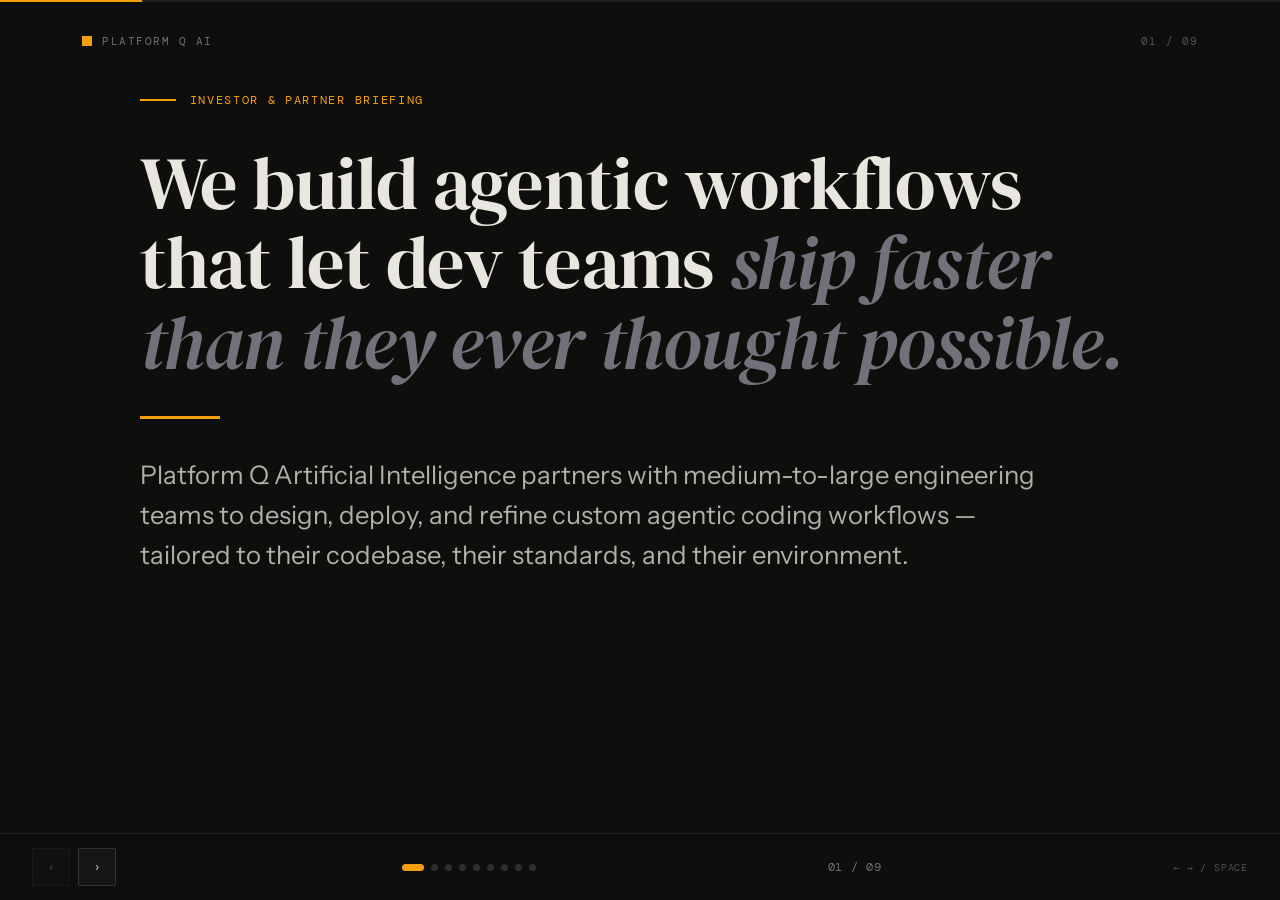
<file: pitch-deck/index.html>
<!DOCTYPE html>
<html lang="en">
<head>
<meta charset="UTF-8">
<meta name="viewport" content="width=device-width, initial-scale=1.0">
<title>Platform Q AI — Pitch Deck</title>
<link rel="preconnect" href="https://fonts.googleapis.com">
<link rel="preconnect" href="https://fonts.gstatic.com" crossorigin>
<link href="https://fonts.googleapis.com/css2?family=DM+Serif+Display:ital@0;1&family=Instrument+Sans:ital,wght@0,400;0,500;0,600;1,400&family=DM+Mono:wght@300;400;500&display=swap" rel="stylesheet">
<style>
:root{
  --bg:#0e0e0d;
  --surface-1:#161615;
  --surface-2:#1e1e1c;
  --accent:#f59e0b;
  --accent-light:rgba(245,158,11,0.15);
  --accent-strong:rgba(245,158,11,0.3);
  --border:rgba(255,255,255,0.07);
  --border-strong:rgba(255,255,255,0.13);
  --text:#e8e6df;
  --text-2:rgba(232,230,223,0.75);
  --muted:#71717a;
  --faint:#52525b;
}
*{box-sizing:border-box;margin:0;padding:0}
html,body{height:100%;overflow:hidden;background:var(--bg);color:var(--text);font-family:"Instrument Sans",ui-sans-serif,system-ui,sans-serif;-webkit-font-smoothing:antialiased}

/* ===== Deck shell ===== */
.deck{position:fixed;inset:0;display:flex;flex-direction:column}
.slides{flex:1;position:relative;overflow:hidden}
.slide{
  position:absolute;inset:0;
  display:flex;flex-direction:column;justify-content:flex-start;
  padding:clamp(5.25rem,10vh,7rem) clamp(2rem,7vw,6rem) clamp(2rem,5vh,4rem);
  opacity:0;transform:translateX(40px);pointer-events:none;
  transition:opacity .55s cubic-bezier(.22,1,.36,1),transform .55s cubic-bezier(.22,1,.36,1);
  max-width:1180px;margin:0 auto;
}
.slide.active{opacity:1;transform:none;pointer-events:auto;z-index:2}
.slide.prev{transform:translateX(-40px)}

/* ===== Typography ===== */
.eyebrow{font-family:"DM Mono",monospace;font-size:12px;letter-spacing:.14em;text-transform:uppercase;color:var(--accent);margin-bottom:28px;display:flex;align-items:center;gap:14px}
.eyebrow::before{content:"";width:36px;height:2px;background:var(--accent)}
h1{font-family:"DM Serif Display",serif;font-weight:400;line-height:1.08;font-size:clamp(2.4rem,6vw,4.6rem);letter-spacing:-.01em}
h2{font-family:"DM Serif Display",serif;font-weight:400;line-height:1.12;font-size:clamp(1.9rem,4.4vw,3.1rem);margin-bottom:20px;letter-spacing:-.005em}
h3{font-family:"DM Serif Display",serif;font-weight:400;font-size:1.35rem;line-height:1.25;margin-bottom:10px}
p{font-size:clamp(15px,1.4vw,19px);line-height:1.7;color:var(--text-2);max-width:62ch}
.lead{font-size:clamp(18px,2vw,26px);line-height:1.55;color:var(--text-2);max-width:54ch;margin-top:8px}
.italic{font-style:italic;color:var(--muted)}

/* ===== Slide chrome ===== */
.slide-num{position:absolute;top:clamp(1.2rem,3vw,2rem);right:clamp(1.2rem,3vw,2rem);font-family:"DM Mono",monospace;font-size:11px;letter-spacing:.1em;color:var(--faint)}
.brand-mark{position:absolute;top:clamp(1.2rem,3vw,2rem);left:clamp(1.2rem,3vw,2rem);font-family:"DM Mono",monospace;font-size:11px;letter-spacing:.14em;text-transform:uppercase;color:var(--muted);display:flex;align-items:center;gap:10px}
.brand-mark::before{content:"";width:10px;height:10px;background:var(--accent);display:inline-block}

/* ===== Title slide ===== */
.title-slide .eyebrow{margin-bottom:36px}
.title-slide h1 em{font-style:italic;color:var(--muted)}
.title-rule{width:80px;height:3px;background:var(--accent);margin:34px 0 28px}

/* ===== Grid layouts ===== */
.two-col{display:grid;grid-template-columns:1fr 1fr;gap:clamp(2rem,5vw,5rem);align-items:start;width:100%}
@media(max-width:820px){.two-col{grid-template-columns:1fr;gap:2.5rem}}

/* ===== Problem stat cards ===== */
.stat-grid{display:grid;grid-template-columns:repeat(3,1fr);gap:1px;background:var(--border);border:1px solid var(--border);margin-top:36px}
.stat{background:var(--surface-1);padding:28px 26px}
.stat .num{font-family:"DM Serif Display",serif;font-size:2.4rem;line-height:1;color:var(--accent);margin-bottom:10px;display:block}
.stat .lbl{font-family:"DM Mono",monospace;font-size:11px;letter-spacing:.08em;text-transform:uppercase;color:var(--muted);line-height:1.5}
@media(max-width:680px){.stat-grid{grid-template-columns:1fr}}

/* ===== Step list ===== */
.steps{display:flex;flex-direction:column;gap:0;border-top:1px solid var(--border);margin-top:8px}
.step{display:grid;grid-template-columns:54px 1fr;gap:20px;padding:18px 0;border-bottom:1px solid var(--border);align-items:baseline}
.step .n{font-family:"DM Mono",monospace;font-size:13px;color:var(--accent);letter-spacing:.05em}
.step h3{margin-bottom:6px}
.step p{font-size:15px;line-height:1.6;color:var(--text-2);margin:0}

/* ===== Timeline ===== */
.timeline{position:relative;padding-left:34px;margin-top:10px}
.timeline::before{content:"";position:absolute;left:8px;top:6px;bottom:6px;width:2px;background:var(--border-strong)}
.tl-item{position:relative;padding-bottom:12px}
.tl-item:last-child{padding-bottom:0}
.tl-item::before{content:"";position:absolute;left:-30px;top:4px;width:14px;height:14px;border-radius:50%;background:var(--bg);border:2px solid var(--accent)}
.tl-item .when{font-family:"DM Mono",monospace;font-size:11px;letter-spacing:.1em;text-transform:uppercase;color:var(--accent);margin-bottom:6px}
.tl-item h3{margin-bottom:6px}
.tl-item p{font-size:15px;line-height:1.6;margin:0}

/* ===== Result highlight ===== */
.result-band{display:grid;grid-template-columns:1.2fr 1fr;gap:1px;background:var(--border);border:1px solid var(--border);margin-top:34px}
.result-band .panel{background:var(--surface-1);padding:30px 28px}
.result-band .panel.accent{background:linear-gradient(135deg,rgba(245,158,11,.08),var(--surface-1))}
.big-num{font-family:"DM Serif Display",serif;font-size:clamp(2.8rem,5vw,4rem);line-height:1;color:var(--accent);display:block;margin-bottom:8px}
.big-num small{font-size:.4em;color:var(--text-2)}
@media(max-width:680px){.result-band{grid-template-columns:1fr}}

/* ===== Pricing card ===== */
.price-card{background:var(--surface-1);border:1px solid var(--border-strong);padding:clamp(28px,4vw,44px);position:relative;overflow:hidden}
.price-card::before{content:"";position:absolute;top:0;left:0;width:4px;height:100%;background:var(--accent)}
.price-card .tag{font-family:"DM Mono",monospace;font-size:11px;letter-spacing:.1em;text-transform:uppercase;color:var(--accent);margin-bottom:18px}
.price-fig{font-family:"DM Serif Display",serif;font-size:clamp(3rem,6vw,4.6rem);line-height:1;color:var(--text);margin-bottom:4px}
.price-fig span{font-size:.34em;color:var(--muted);font-style:italic}
.price-sub{font-family:"DM Mono",monospace;font-size:13px;color:var(--muted);margin-bottom:26px;letter-spacing:.04em}
.price-list{list-style:none;display:flex;flex-direction:column;gap:14px}
.price-list li{font-size:15px;line-height:1.55;color:var(--text-2);padding-left:26px;position:relative}
.price-list li::before{content:"→";position:absolute;left:0;top:0;color:var(--accent);font-family:"DM Mono",monospace}

.compare{display:flex;flex-direction:column;gap:26px;justify-content:center}
.compare .row{border-bottom:1px solid var(--border);padding-bottom:22px}
.compare .row:last-child{border-bottom:none}
.compare .vs{font-family:"DM Mono",monospace;font-size:11px;letter-spacing:.1em;text-transform:uppercase;color:var(--muted);margin-bottom:8px}
.compare .val{font-family:"DM Serif Display",serif;font-size:1.5rem;line-height:1.2;color:var(--text)}
.compare .val em{font-style:italic;color:var(--accent)}

/* ===== CTA slide ===== */
.cta-slide .lead{max-width:48ch}
.contact-grid{display:grid;grid-template-columns:repeat(auto-fit,minmax(180px,1fr));gap:1px;background:var(--border);border:1px solid var(--border);margin-top:40px}
.contact-grid .c{background:var(--surface-1);padding:26px 24px}
.contact-grid .c .k{font-family:"DM Mono",monospace;font-size:11px;letter-spacing:.08em;text-transform:uppercase;color:var(--muted);margin-bottom:10px}
.contact-grid .c .v{font-family:"DM Serif Display",serif;font-size:1.2rem;line-height:1.3;color:var(--text)}

/* ===== Nav controls ===== */
.controls{display:flex;align-items:center;justify-content:space-between;padding:14px clamp(1.2rem,3vw,2rem);border-top:1px solid var(--border);background:var(--bg);gap:16px}
.nav-btns{display:flex;gap:8px}
.nav-btn{background:var(--surface-1);border:1px solid var(--border-strong);color:var(--text-2);width:38px;height:38px;display:flex;align-items:center;justify-content:center;cursor:pointer;font-family:"DM Mono",monospace;font-size:14px;transition:all .2s;border-radius:2px}
.nav-btn:hover{border-color:var(--accent);color:var(--accent);background:var(--accent-light)}
.nav-btn:disabled{opacity:.3;cursor:not-allowed}
.nav-btn:disabled:hover{border-color:var(--border-strong);color:var(--text-2);background:var(--surface-1)}
.dots{display:flex;gap:7px;align-items:center}
.dot{width:7px;height:7px;border-radius:50%;background:var(--border-strong);cursor:pointer;transition:all .25s;border:none;padding:0}
.dot.active{background:var(--accent);width:22px;border-radius:4px}
.counter{font-family:"DM Mono",monospace;font-size:12px;color:var(--muted);letter-spacing:.06em;min-width:64px;text-align:center}
.hint{font-family:"DM Mono",monospace;font-size:10px;letter-spacing:.08em;text-transform:uppercase;color:var(--faint)}
@media(max-width:560px){.hint{display:none}}

/* ===== Progress bar ===== */
.progress{height:2px;background:var(--border);position:relative}
.progress .bar{height:100%;background:var(--accent);width:0;transition:width .4s ease}

/* ===== Entrance animations ===== */
.slide.active .anim{animation:rise .6s cubic-bezier(.22,1,.36,1) both}
.slide.active .anim:nth-child(2){animation-delay:.08s}
.slide.active .anim:nth-child(3){animation-delay:.16s}
.slide.active .anim:nth-child(4){animation-delay:.24s}
.slide.active .anim:nth-child(5){animation-delay:.32s}
.slide.active .anim:nth-child(6){animation-delay:.40s}
.slide.active .anim:nth-child(7){animation-delay:.48s}
@keyframes rise{from{opacity:0;transform:translateY(22px)}to{opacity:1;transform:none}}

/* ===== Quote ===== */
.quote{font-family:"DM Serif Display",serif;font-style:italic;font-size:clamp(1.4rem,2.6vw,2rem);line-height:1.5;color:var(--text);max-width:30ch;border-left:3px solid var(--accent);padding-left:24px}

/* Two-column timelines keep dense slides readable without shrinking the whole slide. */
.timeline-grid{display:grid;grid-template-columns:1fr 1fr;gap:clamp(2rem,5vw,5rem);width:100%;margin-top:8px}
.timeline-grid .timeline{margin-top:0}
.timeline-grid .tl-item{padding-bottom:16px}
.timeline-grid .tl-item h3{font-size:1.2rem;margin-bottom:4px}
.timeline-grid .tl-item p{font-size:14px;line-height:1.48}
.timeline-grid .tl-item .when{font-size:10px;margin-bottom:4px}
.supporting-note{margin-top:22px;padding-top:18px;border-top:1px solid var(--border);max-width:72ch;color:var(--text-2);font-size:15px;line-height:1.6}
.supporting-note em{font-family:"DM Serif Display",serif;font-size:1.15em;color:var(--text);font-style:italic}
@media(max-width:820px){.timeline-grid{grid-template-columns:1fr;gap:1.5rem}}

@media print{
  html,body{overflow:visible;height:auto}
  .deck{position:static}
  .slides{height:auto}
  .slide{position:relative;opacity:1;transform:none;page-break-after:always;display:block!important}
  .controls,.progress{display:none}
}
</style>
</head>
<body>
<div class="deck">
  <div class="progress"><div class="bar" id="bar"></div></div>
  <div class="slides" id="slides">

    <!-- 1. TITLE -->
    <section class="slide title-slide active" data-slide="1">
      <div class="brand-mark">Platform Q AI</div>
      <div class="slide-num">01 / 09</div>
      <div class="anim">
        <div class="eyebrow">Investor &amp; Partner Briefing</div>
      </div>
      <h1 class="anim">We build agentic workflows<br>that let dev teams <em>ship faster<br>than they ever thought possible.</em></h1>
      <div class="title-rule anim"></div>
      <p class="lead anim">Platform Q Artificial Intelligence partners with medium-to-large engineering teams to design, deploy, and refine custom agentic coding workflows — tailored to their codebase, their standards, and their environment.</p>
    </section>

    <!-- 2. THE PROBLEM -->
    <section class="slide" data-slide="2">
      <div class="brand-mark">Platform Q AI</div>
      <div class="slide-num">02 / 09</div>
      <div class="eyebrow anim">The Problem</div>
      <h2 class="anim">Every engineering team hits the same wall.</h2>
      <p class="lead anim">Legacy codebases pile up. Refactors get scoped in years, not months. Business stakeholders won't sign off because the risk feels unmanageable — and the dev team has no bandwidth to even try.</p>
      <div class="stat-grid anim">
        <div class="stat"><span class="num">3 yrs</span><span class="lbl">Typical refactor plan scoped by hand — with no time to execute</span></div>
        <div class="stat"><span class="num">0</span><span class="lbl">Business buy-in when the risk profile looks unmanageable</span></div>
        <div class="stat"><span class="num">∞</span><span class="lbl">Opportunity cost while the roadmap stalls behind tech debt</span></div>
      </div>
    </section>

    <!-- 3. WHAT WE DO -->
    <section class="slide" data-slide="3">
      <div class="brand-mark">Platform Q AI</div>
      <div class="slide-num">03 / 09</div>
      <div class="eyebrow anim">What We Do</div>
      <h2 class="anim">We go into business with your engineering team.</h2>
      <div class="timeline-grid anim">
        <div class="timeline">
          <div class="tl-item"><div class="when">01 · Evaluate</div><h3>Map the environment</h3><p>Assess the codebase, tooling, team practices, bottlenecks, and risk areas.</p></div>
          <div class="tl-item"><div class="when">02 · Design</div><h3>Build the workflow</h3><p>Create bespoke documentation, standards, prompts, and agentic coding paths.</p></div>
        </div>
        <div class="timeline">
          <div class="tl-item"><div class="when">03 · Validate</div><h3>Prove it on real work</h3><p>Use agentic coding against the client's own backlog to earn confidence and buy-in.</p></div>
          <div class="tl-item"><div class="when">04 · Deliver</div><h3>Scale the system</h3><p>Embed the workflow into daily delivery so speed gains become repeatable.</p></div>
        </div>
      </div>
      <p class="supporting-note anim"><em>Not off-the-shelf AI tooling.</em> We tailor workflows to the client's codebase, conventions, constraints, and review process — then refine them in production until the velocity gains are repeatable.</p>
    </section>

    <!-- 4. CASE STUDY: NANDOS - SITUATION -->
    <section class="slide" data-slide="4">
      <div class="brand-mark">Platform Q AI</div>
      <div class="slide-num">04 / 09</div>
      <div class="eyebrow anim">Case Study · Nando's Restaurants</div>
      <h2 class="anim">A refactor plan gathering dust for three years.</h2>
      <div class="two-col">
        <div class="anim">
          <p>Nando's had an aging codebase that desperately needed refactoring. A plan had been scoped — <strong style="color:var(--text)">three years of delivery by hand</strong> — but it never moved.</p>
          <p style="margin-top:18px">The team had no time. There was no scope to address it. And the risk of implementing it scared the business into inaction.</p>
          <p style="margin-top:18px" class="italic">No buy-in. No momentum. No path forward.</p>
        </div>
        <div class="anim">
          <div class="quote">They wanted to modernise. They just couldn't justify the cost, the time, or the risk of trying.</div>
        </div>
      </div>
    </section>

    <!-- 5. CASE STUDY: NANDOS - WHAT WE DID -->
    <section class="slide" data-slide="5">
      <div class="brand-mark">Platform Q AI</div>
      <div class="slide-num">05 / 09</div>
      <div class="eyebrow anim">Case Study · Nando's — Six Months</div>
      <h2 class="anim">From stalled plan to delivered refactor.</h2>
      <div class="timeline-grid anim">
        <div class="timeline">
          <div class="tl-item"><div class="when">Month 1–2</div><h3>Evaluate</h3><p>Assessed the codebase, tooling, and team workflow.</p></div>
          <div class="tl-item"><div class="when">Month 2–3</div><h3>Identify</h3><p>Confirmed the original refactor plan as the right path forward.</p></div>
          <div class="tl-item"><div class="when">Month 3–4</div><h3>Develop</h3><p>Built documentation, standards, and agentic workflows for the refactor.</p></div>
        </div>
        <div class="timeline">
          <div class="tl-item"><div class="when">Month 4–5</div><h3>Validate</h3><p>Used agentic coding to prove the approach and win business buy-in.</p></div>
          <div class="tl-item"><div class="when">Month 5–6</div><h3>Deliver</h3><p>Two developers completed the refactor with the workflow in place.</p></div>
          <div class="tl-item"><div class="when">Outcome</div><h3>Unlock</h3><p>Online ordering could move into global markets ahead of plan.</p></div>
        </div>
      </div>
      <p class="supporting-note anim"><em>The same plan. The same people. A different velocity.</em> We didn't replace the team — we gave two developers the system to complete work originally scoped for three years by hand.</p>
    </section>

    <!-- 6. CASE STUDY: NANDOS - RESULT -->
    <section class="slide" data-slide="6">
      <div class="brand-mark">Platform Q AI</div>
      <div class="slide-num">06 / 09</div>
      <div class="eyebrow anim">Case Study · Nando's — The Result</div>
      <h2 class="anim">The refactor unlocked global expansion — ahead of schedule.</h2>
      <div class="result-band anim">
        <div class="panel accent">
          <span class="big-num">2 devs <small>· 6 months</small></span>
          <p style="margin:0">Completed a refactor originally scoped for three years of manual work.</p>
        </div>
        <div class="panel">
          <span class="big-num">Global</span>
          <p style="margin:0">Unlocked the ability to take online ordering to international markets — ahead of their original business plan.</p>
        </div>
      </div>
      <p class="anim" style="margin-top:30px;max-width:60ch">The business didn't just get a cleaner codebase. They got a platform that could scale into new markets, years earlier than they'd planned — because the technical debt that was holding them back was gone.</p>
    </section>

    <!-- 7. THE OFFER -->
    <section class="slide" data-slide="7">
      <div class="brand-mark">Platform Q AI</div>
      <div class="slide-num">07 / 09</div>
      <div class="eyebrow anim">The Offer</div>
      <div class="two-col">
        <div class="anim">
          <div class="price-card">
            <div class="tag">Engagement Model</div>
            <div class="price-fig">£15k<span> / month</span></div>
            <div class="price-sub">24-month contract</div>
            <ul class="price-list">
              <li>Full use of our agentic systems</li>
              <li>Consultancy to build &amp; refine custom workflows for your environment</li>
              <li>Bespoke documentation &amp; coding standards</li>
              <li>We put your team in a position to move 20× faster — or halve its size</li>
            </ul>
          </div>
        </div>
        <div class="anim">
          <div class="compare">
            <div class="row">
              <div class="vs">The cost of one senior developer</div>
              <div class="val">£60k–£90k / year</div>
            </div>
            <div class="row">
              <div class="vs">Platform Q engagement</div>
              <div class="val"><em>£180k / year</em></div>
            </div>
            <div class="row">
              <div class="vs">What you get in return</div>
              <div class="val">The output of <em>10+ senior devs</em> — for less than the yearly cost of one.</div>
            </div>
          </div>
        </div>
      </div>
    </section>

    <!-- 8. WHY NOW -->
    <section class="slide" data-slide="8">
      <div class="brand-mark">Platform Q AI</div>
      <div class="slide-num">08 / 09</div>
      <div class="eyebrow anim">Why This Matters Now</div>
      <h2 class="anim">The teams that adopt agentic workflows now will out-ship everyone else.</h2>
      <p class="lead anim">The gap between teams using custom agentic workflows and teams still working by hand is not incremental. It's a step change. And it widens every quarter.</p>
      <div class="stat-grid anim" style="grid-template-columns:repeat(2,1fr)">
        <div class="stat"><span class="num">20×</span><span class="lbl">The velocity gain we target for your team</span></div>
        <div class="stat"><span class="num">½</span><span class="lbl">Or keep the output and halve your dev headcount</span></div>
      </div>
      <p class="anim" style="margin-top:26px;max-width:58ch" class="italic">Nando's proved it. The question is whether your team moves first — or watches a competitor do it.</p>
    </section>

    <!-- 9. CTA / CONTACT -->
    <section class="slide cta-slide" data-slide="9">
      <div class="brand-mark">Platform Q AI</div>
      <div class="slide-num">09 / 09</div>
      <div class="eyebrow anim">Let's Talk</div>
      <h2 class="anim">Let's put your team<br>20× ahead of where it is today.</h2>
      <p class="lead anim">We partner with a limited number of engineering teams each quarter. If you've got a codebase that's holding your roadmap back, we should talk.</p>
      <div class="contact-grid anim">
        <div class="c"><div class="k">Web</div><div class="v">platformq.ai</div></div>
        <div class="c"><div class="k">Engagements</div><div class="v">£15k / month<br>24-month terms</div></div>
        <div class="c"><div class="k">Next Step</div><div class="v">Discovery call<br>&amp; codebase review</div></div>
      </div>
    </section>

  </div>

  <!-- Controls -->
  <div class="controls">
    <div class="nav-btns">
      <button class="nav-btn" id="prev" aria-label="Previous slide">‹</button>
      <button class="nav-btn" id="next" aria-label="Next slide">›</button>
    </div>
    <div class="dots" id="dots"></div>
    <div class="counter" id="counter">01 / 09</div>
    <div class="hint">← → / space</div>
  </div>
</div>

<script>
(function(){
  const slides=[...document.querySelectorAll('.slide')];
  const total=slides.length;
  let cur=0;
  const bar=document.getElementById('bar');
  const counter=document.getElementById('counter');
  const dotsWrap=document.getElementById('dots');
  const prevBtn=document.getElementById('prev');
  const nextBtn=document.getElementById('next');

  // build dots
  slides.forEach((_,i)=>{
    const d=document.createElement('button');
    d.className='dot'+(i===0?' active':'');
    d.setAttribute('aria-label','Go to slide '+(i+1));
    d.addEventListener('click',()=>go(i));
    dotsWrap.appendChild(d);
  });
  const dots=[...dotsWrap.querySelectorAll('.dot')];

  function go(n){
    n=Math.max(0,Math.min(total-1,n));
    if(n===cur)return;
    slides[cur].classList.remove('active');
    if (n > cur) {
      slides[cur].classList.add('prev');
    } else {
      slides[cur].classList.remove('prev');
    }
    slides[n].classList.remove('prev');
    slides[n].classList.add('active');
    // restart animations
    slides[n].querySelectorAll('.anim').forEach(el=>{
      el.style.animation='none';
      void el.offsetWidth;
      el.style.animation='';
    });
    cur=n;
    update();
  }

  function update(){
    bar.style.width=((cur+1)/total*100)+'%';
    counter.textContent=String(cur+1).padStart(2,'0')+' / '+String(total).padStart(2,'0');
    dots.forEach((d,i)=>d.classList.toggle('active',i===cur));
    prevBtn.disabled=cur===0;
    nextBtn.disabled=cur===total-1;
  }

  prevBtn.addEventListener('click',()=>go(cur-1));
  nextBtn.addEventListener('click',()=>go(cur+1));

  document.addEventListener('keydown',e=>{
    if(e.key==='ArrowRight'||e.key===' '||e.key==='PageDown'){e.preventDefault();go(cur+1);}
    else if(e.key==='ArrowLeft'||e.key==='PageUp'){e.preventDefault();go(cur-1);}
    else if(e.key==='Home'){e.preventDefault();go(0);}
    else if(e.key==='End'){e.preventDefault();go(total-1);}
  });

  // touch swipe
  let tx=0;
  document.addEventListener('touchstart',e=>tx=e.touches[0].clientX,{passive:true});
  document.addEventListener('touchend',e=>{
    const dx=e.changedTouches[0].clientX-tx;
    if(Math.abs(dx)>50)go(dx<0?cur+1:cur-1);
  },{passive:true});

  update();
})();
</script>
</body>
</html>
</file>
